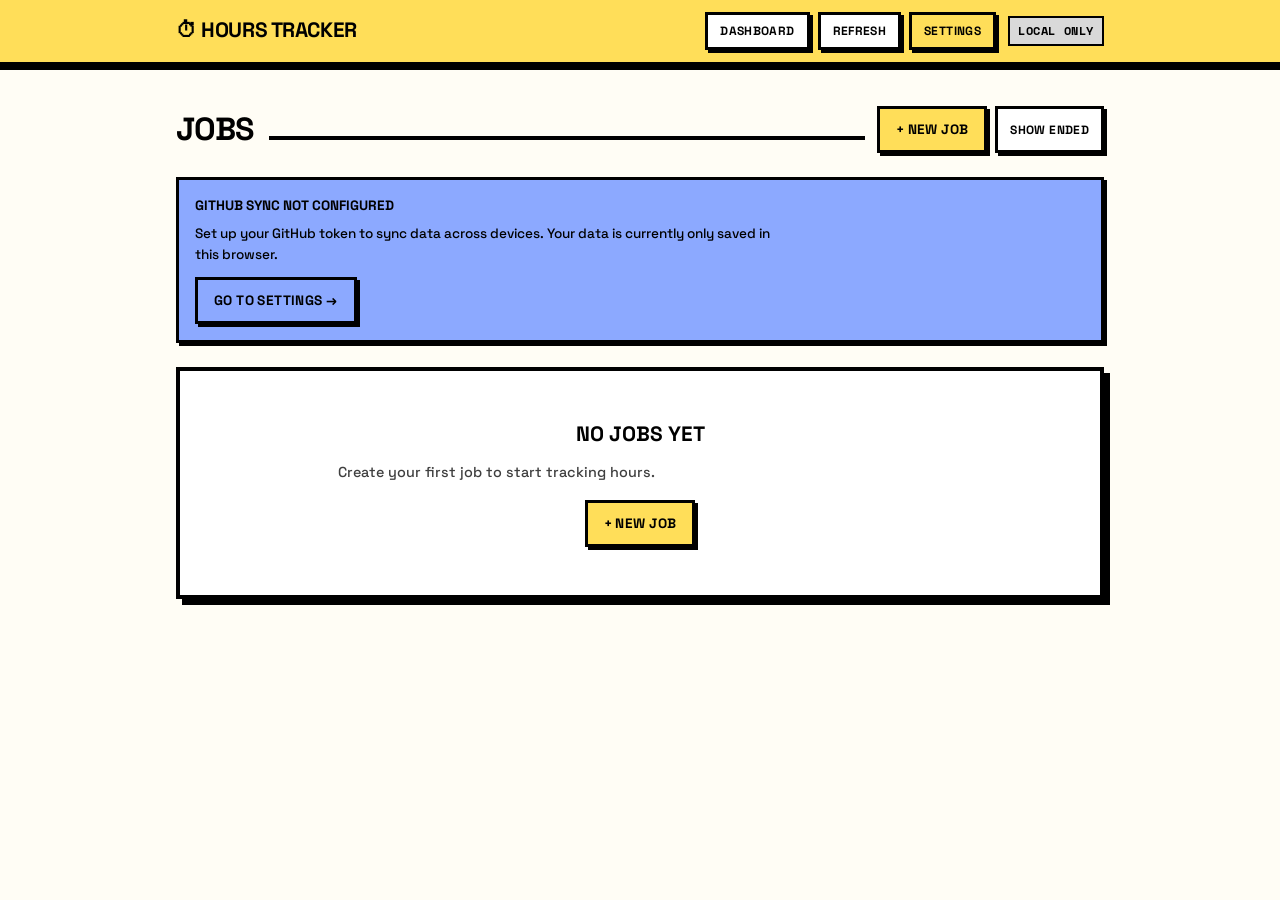
<file: index.html>
<!DOCTYPE html>
<html lang="en">
<head>
  <meta charset="UTF-8" />
  <meta name="viewport" content="width=device-width, initial-scale=1.0" />
  <title>Hours Tracker</title>

  <!-- Fonts: Space Grotesk + Space Mono -->
  <link rel="preconnect" href="https://fonts.googleapis.com" />
  <link rel="preconnect" href="https://fonts.gstatic.com" crossorigin />
  <link
    href="https://fonts.googleapis.com/css2?family=Space+Grotesk:wght@500;700&family=Space+Mono:ital,wght@0,400;0,700;1,400&display=swap"
    rel="stylesheet"
  />

  <!-- Design system CSS -->
  <link rel="stylesheet" href="css/tokens.css" />
  <link rel="stylesheet" href="css/base.css" />
  <link rel="stylesheet" href="css/components.css" />
</head>
<body>

  <!-- ══ Sticky header ══════════════════════════════════════════════════════ -->
  <header class="app-header" role="banner">
    <div class="app-header__inner">
      <span class="app-header__title">⏱ Hours Tracker</span>

      <nav class="app-header__nav" aria-label="Main navigation">
        <button id="btn-dashboard" class="btn btn--sm" aria-label="Dashboard">Dashboard</button>
        <button id="btn-refresh"   class="btn btn--sm" aria-label="Refresh data from GitHub">Refresh</button>
        <button id="btn-settings"  class="btn btn--sm btn--yellow" aria-label="Settings">Settings</button>
      </nav>

      <!-- Sync status indicator -->
      <div id="sync-indicator" class="sync-indicator offline" role="status" aria-live="polite">
        LOCAL ONLY
      </div>
    </div>
  </header>

  <!-- ══ Pages (hash-routed) ════════════════════════════════════════════════ -->
  <main>
    <!-- Dashboard: #/ -->
    <section id="page-dashboard" class="page" aria-label="Dashboard"></section>

    <!-- Job detail: #/job/<id> -->
    <section id="page-job" class="page" aria-label="Job Detail"></section>

    <!-- Settings: #/settings -->
    <section id="page-settings" class="page" aria-label="Settings"></section>
  </main>

  <!-- ══ Toast container ════════════════════════════════════════════════════ -->
  <div id="toast-container" class="toast-container" aria-live="polite" aria-atomic="false"></div>

  <!-- ══ App bootstrap ══════════════════════════════════════════════════════ -->
  <script type="module" src="js/app.js"></script>

</body>
</html>
</file>
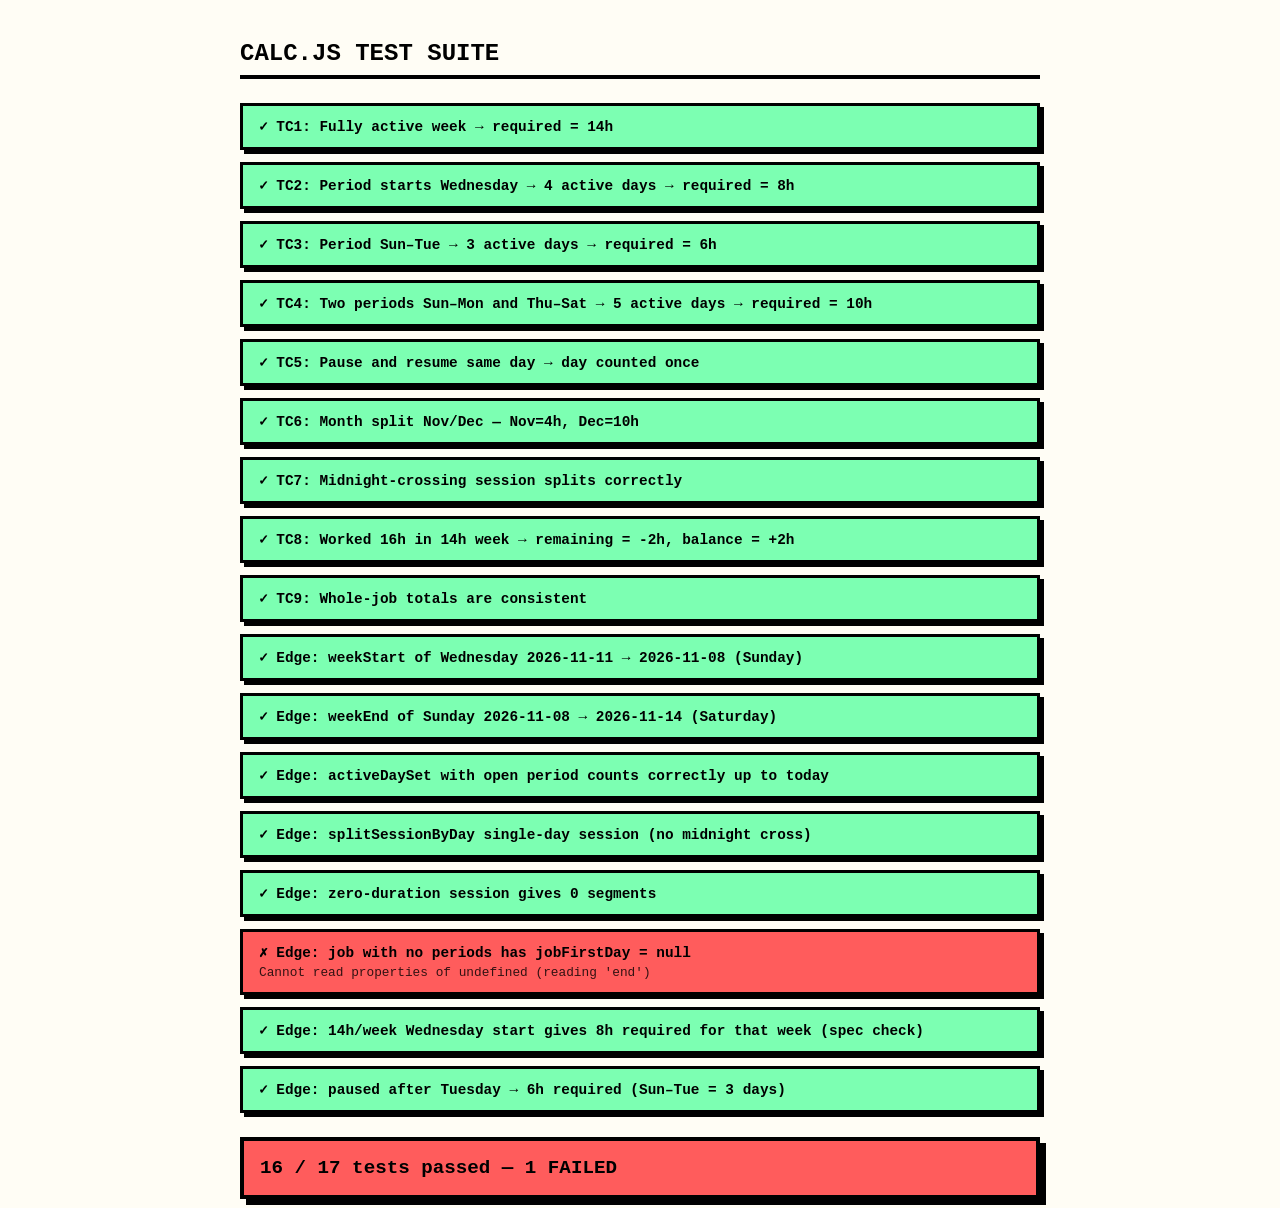
<file: tests/calc.test.html>
<!DOCTYPE html>
<html lang="en">
<head>
  <meta charset="UTF-8" />
  <title>Hours Tracker — calc.js Tests</title>
  <style>
    body { font-family: monospace; background: #FFFDF5; color: #000; padding: 24px; max-width: 800px; margin: 0 auto; }
    h1 { font-size: 1.5rem; font-weight: 700; text-transform: uppercase; margin-bottom: 24px; border-bottom: 4px solid #000; padding-bottom: 8px; }
    .test { border: 3px solid #000; box-shadow: 4px 4px 0 #000; padding: 12px 16px; margin-bottom: 12px; }
    .pass { background: #7CFFB2; }
    .fail { background: #FF5C5C; }
    .test-label { font-weight: 700; font-size: 0.9rem; }
    .test-detail { font-size: 0.8rem; margin-top: 4px; opacity: 0.8; }
    .summary { font-size: 1.2rem; font-weight: 700; padding: 16px; border: 4px solid #000; box-shadow: 6px 6px 0 #000; margin-top: 24px; }
    .summary.all-pass { background: #7CFFB2; }
    .summary.some-fail { background: #FF5C5C; }
  </style>
</head>
<body>
  <h1>calc.js Test Suite</h1>
  <div id="results"></div>
  <div id="summary" class="summary"></div>

  <script type="module">
    import {
      weekStart, weekEnd,
      activeDaySet, activeDaysInRange,
      splitSessionByDay, workedHoursByDay,
      rangeStats, allWeeks, allMonths,
      jobFirstDay, jobLastDay
    } from '../js/calc.js';

    const results = [];

    function approx(a, b, epsilon = 0.0001) {
      return Math.abs(a - b) < epsilon;
    }

    function test(name, fn) {
      try {
        const result = fn();
        if (result === true) {
          results.push({ pass: true, name });
        } else {
          results.push({ pass: false, name, detail: `Expected true, got: ${JSON.stringify(result)}` });
        }
      } catch (e) {
        results.push({ pass: false, name, detail: e.message });
      }
    }

    // ── Helper: make a job ─────────────────────────────────────────────────
    function makeJob(weeklyHours, periods) {
      return {
        id: 'test',
        name: 'Test Job',
        weeklyHours,
        status: periods[periods.length - 1].end === null ? 'active' : 'paused',
        periods,
        timer: null,
        createdAt: '',
        updatedAt: '',
        deletedAt: null
      };
    }

    const TODAY = '2026-11-09';  // Monday — does not affect these tests

    // ═══════════════════════════════════════════════════════════════════
    // Section 4.2 required test cases
    // ═══════════════════════════════════════════════════════════════════

    // Test 1: Fully active week (period covers Sun–Sat) → required = 14
    test('TC1: Fully active week → required = 14h', () => {
      const job = makeJob(14, [{ start: '2026-11-08', end: '2026-11-14' }]);
      const stats = rangeStats(job, [], '2026-11-08', '2026-11-14', TODAY);
      return approx(stats.requiredHours, 14);
    });

    // Test 2: Period starts Wednesday 2026-11-11 (open) → active days Wed–Sat = 4 → required = 8
    test('TC2: Period starts Wednesday → 4 active days → required = 8h', () => {
      const job = makeJob(14, [{ start: '2026-11-11', end: null }]);
      const stats = rangeStats(job, [], '2026-11-08', '2026-11-14', '2026-11-14');
      return approx(stats.requiredHours, 8) && stats.activeDays === 4;
    });

    // Test 3: Period 2026-11-08 → 2026-11-10 (Sun–Tue), then paused → 3 active days → required = 6
    test('TC3: Period Sun–Tue → 3 active days → required = 6h', () => {
      const job = makeJob(14, [{ start: '2026-11-08', end: '2026-11-10' }]);
      const stats = rangeStats(job, [], '2026-11-08', '2026-11-14', TODAY);
      return approx(stats.requiredHours, 6) && stats.activeDays === 3;
    });

    // Test 4: Two periods in one week: Sun–Mon and Thu–Sat → 2 + 3 = 5 active days → required = 10
    test('TC4: Two periods Sun–Mon and Thu–Sat → 5 active days → required = 10h', () => {
      const job = makeJob(14, [
        { start: '2026-11-08', end: '2026-11-09' },
        { start: '2026-11-12', end: '2026-11-14' }
      ]);
      const stats = rangeStats(job, [], '2026-11-08', '2026-11-14', TODAY);
      return approx(stats.requiredHours, 10) && stats.activeDays === 5;
    });

    // Test 5: Pause and resume on the same day → that day counted once
    test('TC5: Pause and resume same day → day counted once', () => {
      const job = makeJob(14, [
        { start: '2026-11-08', end: '2026-11-10' },
        { start: '2026-11-10', end: null }         // overlapping on Nov 10
      ]);
      // Nov 10 should be counted only once
      const stats = rangeStats(job, [], '2026-11-08', '2026-11-14', '2026-11-14');
      // Sun(8), Mon(9), Tue(10)[once], Wed(11), Thu(12), Fri(13), Sat(14) = 7 active days
      return stats.activeDays === 7 && approx(stats.requiredHours, 14);
    });

    // Test 6: Month split — job fully active, week 2026-11-29 → 2026-12-05
    // November gets 2 days (Nov 29, 30) = 4h, December gets 5 days (Dec 1–5) = 10h
    test('TC6: Month split Nov/Dec — Nov=4h, Dec=10h', () => {
      const job = makeJob(14, [{ start: '2026-11-29', end: '2026-12-05' }]);
      const novStats = rangeStats(job, [], '2026-11-01', '2026-11-30', TODAY);
      const decStats = rangeStats(job, [], '2026-12-01', '2026-12-31', TODAY);
      return approx(novStats.requiredHours, 4) && approx(decStats.requiredHours, 10);
    });

    // Test 7: Session from 23:00 to 01:00 next day → 1h on first day, 1h on second day
    test('TC7: Midnight-crossing session splits correctly', () => {
      // 23:00 on Nov 8 → 01:00 on Nov 9 (UTC-agnostic: use local offsets)
      // We'll compute using a fixed offset: construct ISO times in local tz
      const d1 = new Date(2026, 10, 8, 23, 0, 0, 0); // Nov 8 23:00 local
      const d2 = new Date(2026, 10, 9,  1, 0, 0, 0); // Nov 9 01:00 local
      const segs = splitSessionByDay(d1.toISOString(), d2.toISOString());
      return (
        segs.length === 2 &&
        approx(segs[0].hours, 1) &&
        approx(segs[1].hours, 1)
      );
    });

    // Test 8: Worked 16h in a 14h week → remaining = -2h, balance = +2h
    test('TC8: Worked 16h in 14h week → remaining = -2h, balance = +2h', () => {
      const job = makeJob(14, [{ start: '2026-11-08', end: '2026-11-14' }]);
      // Create a session for 16h (Nov 8: 09:00 → Nov 9: 01:00)
      const start = new Date(2026, 10, 8, 9, 0, 0).toISOString();
      const end   = new Date(2026, 10, 9, 1, 0, 0).toISOString(); // 16h later
      const sessions = [{ id: 's1', jobId: 'test', start, end, note: '', updatedAt: '', deletedAt: null }];
      const stats = rangeStats(job, sessions, '2026-11-08', '2026-11-14', TODAY);
      return approx(stats.remaining, -2) && approx(stats.balance, 2);
    });

    // Test 9: Whole-job total = sum of all weekly required; balance = worked − required
    test('TC9: Whole-job totals are consistent', () => {
      const job = makeJob(14, [{ start: '2026-11-08', end: '2026-11-21' }]); // 2 full weeks
      const start = new Date(2026, 10, 8, 9, 0, 0).toISOString();
      const end   = new Date(2026, 10, 8, 19, 0, 0).toISOString(); // 10h session
      const sessions = [{ id: 's1', jobId: 'test', start, end, note: '', updatedAt: '', deletedAt: null }];
      const stats = rangeStats(job, sessions, '2026-11-08', '2026-11-21', TODAY);
      // 2 full weeks = 28h required, 10h worked
      return (
        approx(stats.requiredHours, 28) &&
        approx(stats.workedHours, 10) &&
        approx(stats.balance, -18) &&
        approx(stats.remaining, 18)
      );
    });

    // ═══════════════════════════════════════════════════════════════════
    // Extra edge-case tests
    // ═══════════════════════════════════════════════════════════════════

    test('Edge: weekStart of Wednesday 2026-11-11 → 2026-11-08 (Sunday)', () => {
      return weekStart('2026-11-11') === '2026-11-08';
    });

    test('Edge: weekEnd of Sunday 2026-11-08 → 2026-11-14 (Saturday)', () => {
      return weekEnd('2026-11-08') === '2026-11-14';
    });

    test('Edge: activeDaySet with open period counts correctly up to today', () => {
      const job = makeJob(14, [{ start: '2026-11-08', end: null }]);
      const set = activeDaySet(job, '2026-11-10');
      return set.has('2026-11-08') && set.has('2026-11-09') && set.has('2026-11-10') && !set.has('2026-11-11');
    });

    test('Edge: splitSessionByDay single-day session (no midnight cross)', () => {
      const start = new Date(2026, 10, 8, 9, 0, 0).toISOString();
      const end   = new Date(2026, 10, 8, 17, 0, 0).toISOString();
      const segs = splitSessionByDay(start, end);
      return segs.length === 1 && approx(segs[0].hours, 8);
    });

    test('Edge: zero-duration session gives 0 segments', () => {
      const start = new Date(2026, 10, 8, 10, 0, 0).toISOString();
      const segs = splitSessionByDay(start, start);
      return segs.length === 0;
    });

    test('Edge: job with no periods has jobFirstDay = null', () => {
      const job = makeJob(14, []);
      job.periods = [];
      return jobFirstDay(job) === null;
    });

    test('Edge: 14h/week Wednesday start gives 8h required for that week (spec check)', () => {
      // "A 14h/week job resumed on a Wednesday shows 8h required for that week"
      const job = makeJob(14, [{ start: '2026-11-11', end: null }]); // Wednesday
      const stats = rangeStats(job, [], '2026-11-08', '2026-11-14', '2026-11-14');
      return approx(stats.requiredHours, 8);
    });

    test('Edge: paused after Tuesday → 6h required (Sun–Tue = 3 days)', () => {
      const job = makeJob(14, [{ start: '2026-11-08', end: '2026-11-10' }]);
      const stats = rangeStats(job, [], '2026-11-08', '2026-11-14', TODAY);
      return approx(stats.requiredHours, 6);
    });

    // ─── Render results ───────────────────────────────────────────────────────
    const resultsEl = document.getElementById('results');
    let passed = 0, failed = 0;

    for (const r of results) {
      const div = document.createElement('div');
      div.className = `test ${r.pass ? 'pass' : 'fail'}`;

      const label = document.createElement('div');
      label.className = 'test-label';
      label.textContent = `${r.pass ? '✓' : '✗'} ${r.name}`;

      div.appendChild(label);
      if (!r.pass && r.detail) {
        const detail = document.createElement('div');
        detail.className = 'test-detail';
        detail.textContent = r.detail;
        div.appendChild(detail);
      }

      resultsEl.appendChild(div);
      if (r.pass) passed++; else failed++;
    }

    const summaryEl = document.getElementById('summary');
    summaryEl.textContent = `${passed} / ${results.length} tests passed${failed > 0 ? ` — ${failed} FAILED` : ' — ALL PASS'}`;
    summaryEl.classList.add(failed === 0 ? 'all-pass' : 'some-fail');
  </script>
</body>
</html>
</file>
<file: css/tokens.css>
/* Design tokens — NEO-BRUTALISM */
:root {
  /* Color */
  --bg: #FFFDF5;
  --ink: #000000;
  --paper: #FFFFFF;
  --yellow: #FFDE59;
  --pink: #FF90E8;
  --blue: #8CA9FF;
  --green: #7CFFB2;
  --orange: #FF9F43;
  --red: #FF5C5C;

  /* Borders & shadows */
  --border: 3px solid var(--ink);
  --border-thick: 4px solid var(--ink);
  --shadow: 6px 6px 0 var(--ink);
  --shadow-sm: 3px 3px 0 var(--ink);
  --shadow-lg: 10px 10px 0 var(--ink);

  /* Shape */
  --radius: 0;

  /* Type */
  --font-display: "Space Grotesk", "Archivo Black", system-ui, sans-serif;
  --font-body: "Space Grotesk", system-ui, sans-serif;
  --font-mono: "Space Mono", ui-monospace, "Courier New", monospace;

  /* Spacing scale */
  --s1: 4px;
  --s2: 8px;
  --s3: 12px;
  --s4: 16px;
  --s5: 24px;
  --s6: 32px;
  --s7: 48px;
}
</file>
<file: css/base.css>
/* base.css — Reset, typography, layout */
@import url('https://fonts.googleapis.com/css2?family=Space+Grotesk:wght@500;700&family=Space+Mono:wght@400;700&display=swap');

*, *::before, *::after {
  box-sizing: border-box;
  margin: 0;
  padding: 0;
}

html {
  font-size: 16px;
  -webkit-text-size-adjust: 100%;
}

body {
  background: var(--bg);
  color: var(--ink);
  font-family: var(--font-body);
  font-weight: 500;
  line-height: 1.5;
  min-height: 100vh;
}

h1, h2, h3, h4, h5, h6 {
  font-family: var(--font-display);
  font-weight: 700;
  text-transform: uppercase;
  letter-spacing: -0.02em;
  line-height: 1.1;
}

h1 { font-size: clamp(1.75rem, 5vw, 2.5rem); }
h2 { font-size: clamp(1.4rem, 4vw, 2rem); }
h3 { font-size: clamp(1.1rem, 3vw, 1.5rem); }
h4 { font-size: 1.1rem; }

p { max-width: 65ch; }

a {
  color: var(--ink);
  text-decoration: underline;
  text-underline-offset: 2px;
}

a:focus-visible {
  outline: 3px solid var(--ink);
  outline-offset: 2px;
}

/* Mono numbers */
.mono {
  font-family: var(--font-mono);
}

/* Layout wrapper */
.app-wrapper {
  max-width: 960px;
  margin: 0 auto;
  padding: 0 var(--s4);
}

/* Sticky header */
.app-header {
  position: sticky;
  top: 0;
  z-index: 100;
  background: var(--yellow);
  border-bottom: var(--border-thick);
  box-shadow: 0 4px 0 var(--ink);
}

.app-header__inner {
  max-width: 960px;
  margin: 0 auto;
  padding: var(--s3) var(--s4);
  display: flex;
  align-items: center;
  gap: var(--s3);
  flex-wrap: wrap;
}

.app-header__title {
  font-family: var(--font-display);
  font-weight: 700;
  font-size: 1.3rem;
  text-transform: uppercase;
  letter-spacing: -0.02em;
  flex: 1;
  min-width: 0;
}

.app-header__nav {
  display: flex;
  gap: var(--s2);
  align-items: center;
  flex-wrap: wrap;
}

/* Main content area */
.page {
  padding: var(--s5) var(--s4) var(--s7);
  max-width: 960px;
  margin: 0 auto;
  display: none;
}

.page.active {
  display: block;
}

/* Grid for job cards */
.job-grid {
  display: grid;
  grid-template-columns: 1fr;
  gap: var(--s5);
  margin-top: var(--s5);
}

@media (min-width: 640px) {
  .job-grid {
    grid-template-columns: repeat(2, 1fr);
  }
}

@media (min-width: 1000px) {
  .job-grid {
    grid-template-columns: repeat(3, 1fr);
  }
}

/* Utility */
.visually-hidden {
  position: absolute;
  width: 1px;
  height: 1px;
  padding: 0;
  margin: -1px;
  overflow: hidden;
  clip: rect(0,0,0,0);
  white-space: nowrap;
  border: 0;
}

.flex { display: flex; }
.flex-col { flex-direction: column; }
.gap-1 { gap: var(--s1); }
.gap-2 { gap: var(--s2); }
.gap-3 { gap: var(--s3); }
.gap-4 { gap: var(--s4); }
.gap-5 { gap: var(--s5); }
.align-center { align-items: center; }
.justify-between { justify-content: space-between; }
.wrap { flex-wrap: wrap; }
.mt-2 { margin-top: var(--s2); }
.mt-3 { margin-top: var(--s3); }
.mt-4 { margin-top: var(--s4); }
.mt-5 { margin-top: var(--s5); }
.mt-6 { margin-top: var(--s6); }
.w-full { width: 100%; }
.text-right { text-align: right; }

/* Scroll containers */
.scroll-x {
  overflow-x: auto;
  -webkit-overflow-scrolling: touch;
}

/* Section heading with decorative rule */
.section-heading {
  display: flex;
  align-items: baseline;
  gap: var(--s4);
  margin-bottom: var(--s5);
}

.section-heading::after {
  content: '';
  flex: 1;
  height: 4px;
  background: var(--ink);
}
</file>
<file: css/components.css>
/* components.css — Buttons, cards, inputs, chips, tables, tabs, modals, toasts, progress */

/* =========================================
   BUTTONS
   ========================================= */
.btn {
  display: inline-flex;
  align-items: center;
  justify-content: center;
  gap: var(--s2);
  font-family: var(--font-body);
  font-weight: 700;
  font-size: 0.85rem;
  text-transform: uppercase;
  letter-spacing: 0.03em;
  padding: var(--s3) var(--s4);
  border: var(--border);
  box-shadow: var(--shadow-sm);
  background: var(--paper);
  color: var(--ink);
  cursor: pointer;
  border-radius: 0;
  text-decoration: none;
  transition: transform 80ms ease-out, box-shadow 80ms ease-out;
  min-height: 44px;
  white-space: nowrap;
  user-select: none;
}

.btn:hover:not(:disabled) {
  transform: translate(-2px, -2px);
  box-shadow: 5px 5px 0 var(--ink);
}

.btn:active:not(:disabled) {
  transform: translate(3px, 3px);
  box-shadow: none;
}

.btn:focus-visible {
  outline: 3px solid var(--ink);
  outline-offset: 2px;
}

.btn:disabled {
  background: #D9D9D9;
  box-shadow: none;
  cursor: not-allowed;
  color: #666;
}

/* Button variants */
.btn--yellow { background: var(--yellow); }
.btn--pink   { background: var(--pink); }
.btn--blue   { background: var(--blue); }
.btn--green  { background: var(--green); }
.btn--orange { background: var(--orange); }
.btn--red    { background: var(--red); }

.btn--sm {
  font-size: 0.75rem;
  padding: var(--s2) var(--s3);
  min-height: 36px;
}

.btn--lg {
  font-size: 1rem;
  padding: var(--s4) var(--s5);
  min-height: 52px;
}

.btn--icon {
  padding: var(--s2);
  min-width: 44px;
}

/* =========================================
   CARDS
   ========================================= */
.card {
  background: var(--paper);
  border: var(--border);
  box-shadow: var(--shadow);
  border-radius: 0;
  padding: var(--s4);
}

.card--yellow { background: var(--yellow); }
.card--pink   { background: var(--pink); }
.card--blue   { background: var(--blue); }
.card--green  { background: var(--green); }
.card--orange { background: var(--orange); }

.card__title {
  font-family: var(--font-display);
  font-weight: 700;
  text-transform: uppercase;
  letter-spacing: -0.02em;
  font-size: 1.1rem;
  margin-bottom: var(--s2);
}

.card__section {
  border-top: var(--border);
  margin-top: var(--s3);
  padding-top: var(--s3);
}

/* Job card specific */
.job-card {
  display: flex;
  flex-direction: column;
  gap: var(--s3);
}

.job-card__header {
  display: flex;
  align-items: flex-start;
  justify-content: space-between;
  gap: var(--s2);
}

.job-card__name {
  font-family: var(--font-display);
  font-weight: 700;
  text-transform: uppercase;
  letter-spacing: -0.02em;
  font-size: 1.05rem;
  word-break: break-word;
}

.job-card__meta {
  font-size: 0.8rem;
  font-weight: 500;
  color: var(--ink);
  opacity: 0.75;
}

.job-card__timer {
  font-family: var(--font-mono);
  font-weight: 700;
  font-size: 2rem;
  letter-spacing: 0.05em;
  border: var(--border-thick);
  box-shadow: var(--shadow-sm);
  padding: var(--s2) var(--s4);
  background: var(--yellow);
  text-align: center;
  display: none;
}

.job-card__timer.running {
  display: block;
}

.job-card__stats {
  font-size: 0.85rem;
}

.job-card__stat-row {
  display: flex;
  justify-content: space-between;
  align-items: center;
  padding: var(--s1) 0;
  border-bottom: 1px solid rgba(0,0,0,0.12);
}

.job-card__stat-row:last-child {
  border-bottom: none;
}

.job-card__stat-label {
  text-transform: uppercase;
  font-weight: 700;
  font-size: 0.75rem;
  letter-spacing: 0.03em;
}

.job-card__stat-value {
  font-family: var(--font-mono);
  font-weight: 700;
  font-size: 0.9rem;
}

.job-card__stat-value.overtime {
  color: #008000;
}

.job-card__stat-value.owed {
  color: #cc4400;
}

.job-card__actions {
  display: flex;
  flex-wrap: wrap;
  gap: var(--s2);
}

/* =========================================
   BADGES / STATUS CHIPS
   ========================================= */
.chip {
  display: inline-flex;
  align-items: center;
  gap: var(--s1);
  padding: 2px var(--s2);
  border: 2px solid var(--ink);
  font-family: var(--font-body);
  font-weight: 700;
  font-size: 0.7rem;
  text-transform: uppercase;
  letter-spacing: 0.05em;
  border-radius: 0;
  white-space: nowrap;
}

.chip--active  { background: var(--green); }
.chip--paused  { background: var(--blue); }
.chip--ended   { background: #D9D9D9; }
.chip--running { background: var(--yellow); }

/* Hard-blinking square indicator for RUNNING */
.chip__dot {
  display: inline-block;
  width: 8px;
  height: 8px;
  background: var(--ink);
  animation: blink-step 1s steps(1, end) infinite;
}

@keyframes blink-step {
  0%, 100% { opacity: 1; }
  50% { opacity: 0; }
}

@media (prefers-reduced-motion: reduce) {
  .chip__dot { animation: none; }
}

/* =========================================
   PROGRESS BAR
   ========================================= */
.progress {
  border: var(--border-thick);
  background: var(--paper);
  height: 20px;
  position: relative;
  overflow: hidden;
}

.progress__fill {
  height: 100%;
  background: var(--orange);
  transition: width 200ms linear;
  max-width: 100%;
}

.progress__fill.complete {
  background: var(--green);
}

/* =========================================
   INPUTS / SELECTS / TEXTAREAS
   ========================================= */
.form-group {
  display: flex;
  flex-direction: column;
  gap: var(--s1);
}

.form-label {
  font-family: var(--font-body);
  font-weight: 700;
  font-size: 0.8rem;
  text-transform: uppercase;
  letter-spacing: 0.03em;
}

.form-input,
.form-select,
.form-textarea {
  font-family: var(--font-body);
  font-size: 1rem;
  font-weight: 500;
  padding: var(--s2) var(--s3);
  border: var(--border);
  background: var(--paper);
  color: var(--ink);
  border-radius: 0;
  width: 100%;
  min-height: 44px;
  outline: none;
  transition: background 80ms ease-out, box-shadow 80ms ease-out;
  appearance: none;
  -webkit-appearance: none;
}

.form-input[type="number"],
.form-input[type="time"] {
  font-family: var(--font-mono);
}

.form-input:focus,
.form-select:focus,
.form-textarea:focus {
  background: var(--yellow);
  box-shadow: var(--shadow-sm);
}

.form-textarea {
  min-height: 80px;
  resize: vertical;
  font-family: var(--font-body);
}

.form-select {
  background-image: url("data:image/svg+xml,%3Csvg xmlns='http://www.w3.org/2000/svg' width='12' height='8' viewBox='0 0 12 8'%3E%3Cpath d='M1 1l5 5 5-5' stroke='%23000' stroke-width='2' fill='none'/%3E%3C/svg%3E");
  background-repeat: no-repeat;
  background-position: right var(--s3) center;
  padding-right: var(--s6);
  cursor: pointer;
}

.form-error {
  font-size: 0.8rem;
  font-weight: 700;
  color: var(--red);
  text-transform: uppercase;
}

/* =========================================
   TABLES
   ========================================= */
.table-wrap {
  overflow-x: auto;
  -webkit-overflow-scrolling: touch;
  border: var(--border);
  box-shadow: var(--shadow);
}

.table {
  width: 100%;
  border-collapse: collapse;
  min-width: 500px;
}

.table th {
  background: var(--yellow);
  font-family: var(--font-body);
  font-weight: 700;
  font-size: 0.75rem;
  text-transform: uppercase;
  letter-spacing: 0.03em;
  padding: var(--s3) var(--s4);
  text-align: left;
  border-bottom: var(--border-thick);
  border-right: 2px solid var(--ink);
  white-space: nowrap;
}

.table th:last-child { border-right: none; }

.table td {
  padding: var(--s3) var(--s4);
  border-bottom: 2px solid var(--ink);
  border-right: 1px solid rgba(0,0,0,0.15);
  font-size: 0.9rem;
  vertical-align: middle;
}

.table td:last-child { border-right: none; }

.table tr:last-child td { border-bottom: none; }

.table td.mono,
.table th.mono {
  font-family: var(--font-mono);
  text-align: right;
}

.table tr.total-row td {
  font-weight: 700;
  background: var(--paper);
  border-top: var(--border-thick);
}

.table tr:hover td {
  background: rgba(255, 222, 89, 0.15);
}

/* =========================================
   TABS
   ========================================= */
.tabs {
  display: flex;
  gap: 0;
  border-bottom: var(--border-thick);
  margin-bottom: var(--s5);
  flex-wrap: wrap;
}

.tab-btn {
  font-family: var(--font-body);
  font-weight: 700;
  font-size: 0.85rem;
  text-transform: uppercase;
  letter-spacing: 0.03em;
  padding: var(--s3) var(--s4);
  border: var(--border);
  border-bottom: none;
  background: var(--paper);
  color: var(--ink);
  cursor: pointer;
  border-radius: 0;
  margin-right: -3px;
  margin-bottom: -4px;
  min-height: 44px;
  position: relative;
  transition: transform 80ms ease-out, box-shadow 80ms ease-out;
}

.tab-btn:hover:not(.active) {
  background: var(--bg);
  transform: translate(-1px, -2px);
  box-shadow: var(--shadow-sm);
}

.tab-btn.active {
  background: var(--yellow);
  box-shadow: var(--shadow-sm);
  z-index: 1;
}

.tab-btn:focus-visible {
  outline: 3px solid var(--ink);
  outline-offset: -3px;
}

.tab-panel {
  display: none;
}

.tab-panel.active {
  display: block;
}

/* =========================================
   MODALS / DIALOGS
   ========================================= */
.modal-overlay {
  position: fixed;
  inset: 0;
  background: rgba(0, 0, 0, 0.6);
  display: flex;
  align-items: center;
  justify-content: center;
  z-index: 200;
  padding: var(--s4);
}

.modal-overlay.hidden {
  display: none;
}

.modal {
  background: var(--paper);
  border: var(--border-thick);
  box-shadow: var(--shadow-lg);
  border-radius: 0;
  padding: var(--s5);
  width: 100%;
  max-width: 480px;
  max-height: 90vh;
  overflow-y: auto;
  position: relative;
}

.modal__header {
  display: flex;
  align-items: center;
  justify-content: space-between;
  margin-bottom: var(--s4);
  gap: var(--s3);
}

.modal__title {
  font-family: var(--font-display);
  font-weight: 700;
  text-transform: uppercase;
  font-size: 1.2rem;
  letter-spacing: -0.02em;
}

.modal__close {
  background: none;
  border: var(--border);
  width: 36px;
  height: 36px;
  display: flex;
  align-items: center;
  justify-content: center;
  font-weight: 700;
  font-size: 1.1rem;
  cursor: pointer;
  flex-shrink: 0;
  box-shadow: var(--shadow-sm);
  transition: transform 80ms ease-out, box-shadow 80ms ease-out;
}

.modal__close:hover {
  transform: translate(-2px, -2px);
  box-shadow: 5px 5px 0 var(--ink);
}

.modal__close:active {
  transform: translate(3px, 3px);
  box-shadow: none;
}

.modal__body {
  display: flex;
  flex-direction: column;
  gap: var(--s4);
}

.modal__footer {
  display: flex;
  gap: var(--s3);
  justify-content: flex-end;
  margin-top: var(--s5);
  flex-wrap: wrap;
}

/* =========================================
   TOASTS / ALERTS
   ========================================= */
.toast-container {
  position: fixed;
  bottom: var(--s5);
  right: var(--s4);
  display: flex;
  flex-direction: column;
  gap: var(--s3);
  z-index: 300;
  max-width: 360px;
  width: calc(100% - var(--s7));
}

.toast {
  padding: var(--s3) var(--s4);
  border: var(--border-thick);
  box-shadow: var(--shadow);
  border-radius: 0;
  font-weight: 700;
  font-size: 0.85rem;
  display: flex;
  align-items: flex-start;
  gap: var(--s3);
  animation: toast-in 80ms ease-out;
}

@keyframes toast-in {
  from { transform: translate(10px, 10px); opacity: 0; }
  to   { transform: translate(0, 0); opacity: 1; }
}

.toast--success { background: var(--green); }
.toast--error   { background: var(--red); }
.toast--info    { background: var(--yellow); }
.toast__msg { flex: 1; }
.toast__close {
  background: none;
  border: none;
  font-weight: 700;
  font-size: 1rem;
  cursor: pointer;
  flex-shrink: 0;
  padding: 0;
  line-height: 1;
}

/* =========================================
   SYNC INDICATOR
   ========================================= */
.sync-indicator {
  font-family: var(--font-mono);
  font-size: 0.75rem;
  font-weight: 700;
  padding: var(--s1) var(--s2);
  border: 2px solid var(--ink);
  text-transform: uppercase;
  letter-spacing: 0.05em;
  white-space: nowrap;
}

.sync-indicator.saved  { background: var(--green); }
.sync-indicator.saving { background: var(--yellow); }
.sync-indicator.error  { background: var(--red); cursor: pointer; }
.sync-indicator.offline{ background: #D9D9D9; }

/* =========================================
   EMPTY / LOADING STATES
   ========================================= */
.empty-state {
  border: var(--border-thick);
  box-shadow: var(--shadow);
  background: var(--paper);
  padding: var(--s7) var(--s5);
  text-align: center;
  margin-top: var(--s5);
}

.empty-state__title {
  font-family: var(--font-display);
  font-weight: 700;
  font-size: 1.3rem;
  text-transform: uppercase;
  margin-bottom: var(--s3);
}

.empty-state__text {
  font-size: 0.9rem;
  opacity: 0.75;
  margin-bottom: var(--s4);
}

.loading-bar {
  width: 100%;
  height: 6px;
  background: var(--paper);
  border: var(--border);
  overflow: hidden;
  margin-bottom: var(--s4);
}

.loading-bar__inner {
  width: 40%;
  height: 100%;
  background: var(--yellow);
  animation: loading-slide 1s steps(8) infinite;
}

@keyframes loading-slide {
  from { transform: translateX(-100%); }
  to   { transform: translateX(350%); }
}

@media (prefers-reduced-motion: reduce) {
  .loading-bar__inner { animation: none; background: var(--yellow); width: 100%; }
}

/* =========================================
   TIMER DISPLAY (large)
   ========================================= */
.timer-display {
  font-family: var(--font-mono);
  font-weight: 700;
  font-size: clamp(1.8rem, 6vw, 3rem);
  letter-spacing: 0.05em;
  border: var(--border-thick);
  box-shadow: var(--shadow);
  padding: var(--s3) var(--s5);
  background: var(--yellow);
  text-align: center;
}

/* =========================================
   SETTINGS / HELP CALLOUT
   ========================================= */
.callout {
  border: var(--border);
  box-shadow: var(--shadow-sm);
  background: var(--blue);
  padding: var(--s4);
  font-size: 0.85rem;
}

.callout__title {
  font-weight: 700;
  text-transform: uppercase;
  margin-bottom: var(--s2);
}

/* =========================================
   PERIODS LIST
   ========================================= */
.periods-list {
  display: flex;
  flex-direction: column;
  gap: var(--s2);
}

.period-item {
  display: flex;
  align-items: center;
  gap: var(--s2);
  padding: var(--s2) var(--s3);
  border: 2px solid var(--ink);
  background: var(--paper);
  font-family: var(--font-mono);
  font-size: 0.85rem;
}

.period-item__label {
  font-family: var(--font-body);
  font-weight: 700;
  font-size: 0.75rem;
  text-transform: uppercase;
  margin-right: auto;
}

/* =========================================
   SESSIONS LIST
   ========================================= */
.session-item {
  display: flex;
  align-items: flex-start;
  gap: var(--s3);
  padding: var(--s3) var(--s4);
  border-bottom: 2px solid var(--ink);
  flex-wrap: wrap;
}

.session-item:last-child { border-bottom: none; }

.session-item__time {
  font-family: var(--font-mono);
  font-size: 0.85rem;
  font-weight: 700;
  min-width: 100px;
}

.session-item__note {
  flex: 1;
  font-size: 0.85rem;
  opacity: 0.75;
  min-width: 80px;
}

.session-item__duration {
  font-family: var(--font-mono);
  font-weight: 700;
  font-size: 0.9rem;
}

.session-item__actions {
  display: flex;
  gap: var(--s1);
  flex-shrink: 0;
}

/* =========================================
   BALANCE COLORS
   ========================================= */
.positive { color: #006b3c; font-weight: 700; }
.negative { color: #c0392b; font-weight: 700; }
</file>
